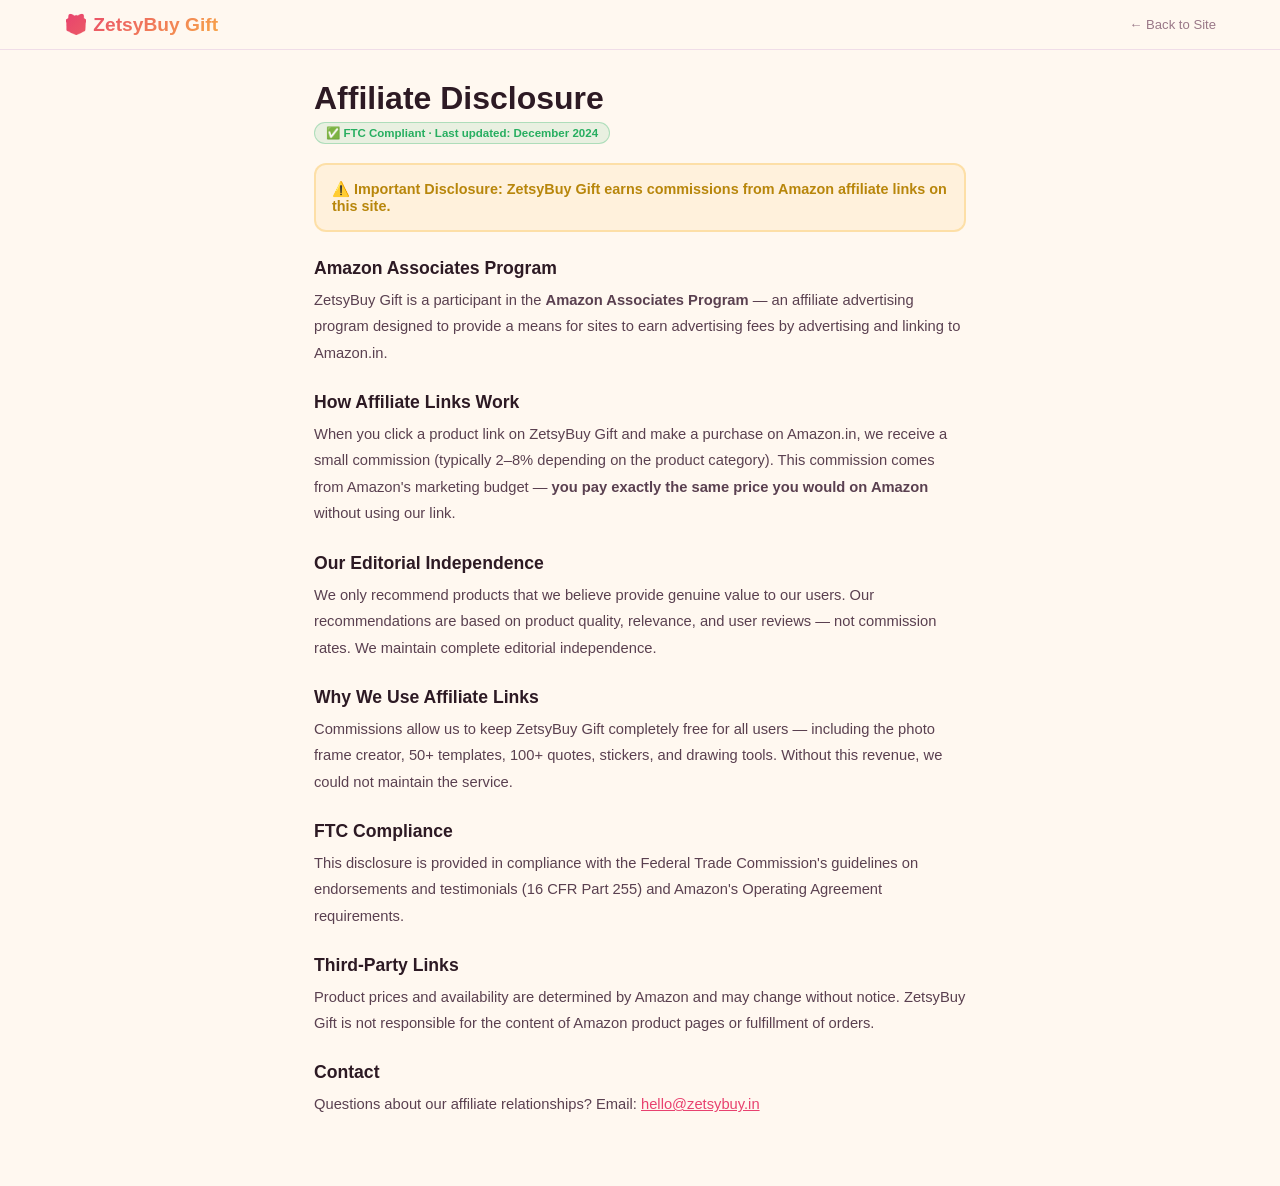
<file: zetsybuy-clean/affiliate.html>
<!DOCTYPE html><html lang="en"><head><meta charset="UTF-8"><meta name="viewport" content="width=device-width,initial-scale=1"><title>Affiliate Disclosure — ZetsyBuy Gift</title>
<style>*{margin:0;padding:0;box-sizing:border-box}body{font-family:'Segoe UI',sans-serif;background:#fff8f0;color:#2d1a24;max-width:780px;margin:0 auto;padding:80px 5% 60px}nav{background:rgba(255,248,240,.97);position:fixed;top:0;left:0;right:0;padding:.8rem 5%;border-bottom:1px solid #f0dde8;display:flex;justify-content:space-between;align-items:center}nav a{text-decoration:none;color:#9a7888;font-size:.82rem}.logo{font-size:1.2rem;font-weight:900;background:linear-gradient(135deg,#e8416f,#f7a548);-webkit-background-clip:text;-webkit-text-fill-color:transparent;background-clip:text}h1{font-size:2rem;font-weight:900;margin-bottom:.3rem}h2{font-size:1.1rem;font-weight:800;margin:1.6rem 0 .5rem}p,li{line-height:1.8;color:#5a4050;font-size:.92rem;margin-bottom:.5rem}a{color:#e8416f}.warn{background:rgba(247,183,49,.1);border:2px solid rgba(247,183,49,.3);border-radius:12px;padding:1rem;margin-bottom:1.3rem;color:#b8860b;font-weight:700;font-size:.9rem}.badge{display:inline-block;background:rgba(39,174,96,.1);color:#27ae60;border:1px solid rgba(39,174,96,.3);padding:.2rem .7rem;border-radius:50px;font-size:.72rem;font-weight:700;margin-bottom:1.2rem}</style></head>
<body><nav><div class="logo">🎁 ZetsyBuy Gift</div><a href="index.html">← Back to Site</a></nav>
<h1>Affiliate Disclosure</h1><span class="badge">✅ FTC Compliant · Last updated: December 2024</span>
<div class="warn">⚠️ Important Disclosure: ZetsyBuy Gift earns commissions from Amazon affiliate links on this site.</div>
<h2>Amazon Associates Program</h2><p>ZetsyBuy Gift is a participant in the <strong>Amazon Associates Program</strong> — an affiliate advertising program designed to provide a means for sites to earn advertising fees by advertising and linking to Amazon.in.</p>
<h2>How Affiliate Links Work</h2><p>When you click a product link on ZetsyBuy Gift and make a purchase on Amazon.in, we receive a small commission (typically 2–8% depending on the product category). This commission comes from Amazon's marketing budget — <strong>you pay exactly the same price you would on Amazon</strong> without using our link.</p>
<h2>Our Editorial Independence</h2><p>We only recommend products that we believe provide genuine value to our users. Our recommendations are based on product quality, relevance, and user reviews — not commission rates. We maintain complete editorial independence.</p>
<h2>Why We Use Affiliate Links</h2><p>Commissions allow us to keep ZetsyBuy Gift completely free for all users — including the photo frame creator, 50+ templates, 100+ quotes, stickers, and drawing tools. Without this revenue, we could not maintain the service.</p>
<h2>FTC Compliance</h2><p>This disclosure is provided in compliance with the Federal Trade Commission's guidelines on endorsements and testimonials (16 CFR Part 255) and Amazon's Operating Agreement requirements.</p>
<h2>Third-Party Links</h2><p>Product prices and availability are determined by Amazon and may change without notice. ZetsyBuy Gift is not responsible for the content of Amazon product pages or fulfillment of orders.</p>
<h2>Contact</h2><p>Questions about our affiliate relationships? Email: <a href="mailto:hello@zetsybuy.in">hello@zetsybuy.in</a></p>
</body></html>
</file>
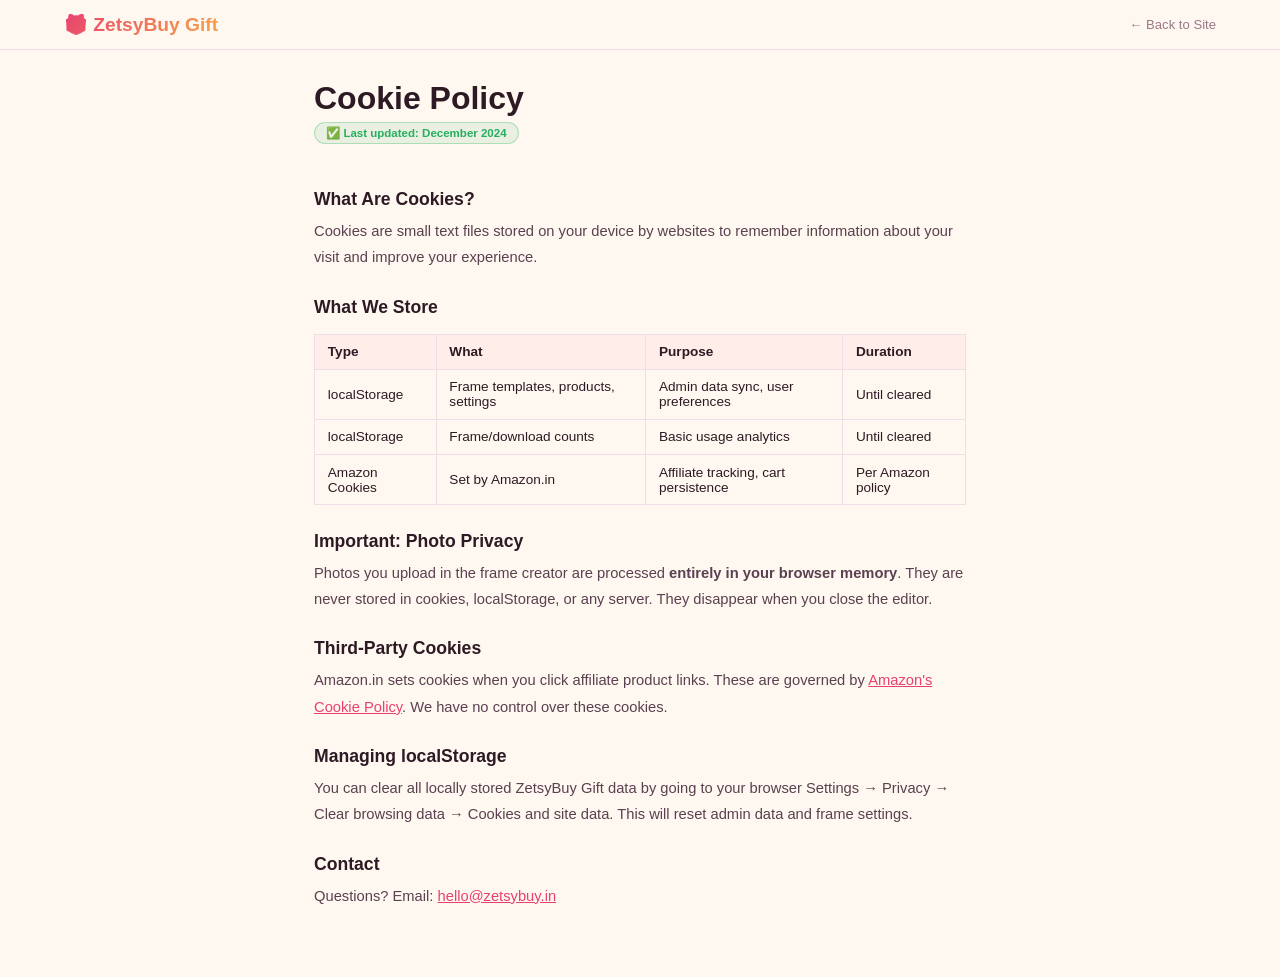
<file: zetsybuy-clean/cookie.html>
<!DOCTYPE html><html lang="en"><head><meta charset="UTF-8"><meta name="viewport" content="width=device-width,initial-scale=1"><title>Cookie Policy — ZetsyBuy Gift</title>
<style>*{margin:0;padding:0;box-sizing:border-box}body{font-family:'Segoe UI',sans-serif;background:#fff8f0;color:#2d1a24;max-width:780px;margin:0 auto;padding:80px 5% 60px}nav{background:rgba(255,248,240,.97);position:fixed;top:0;left:0;right:0;padding:.8rem 5%;border-bottom:1px solid #f0dde8;display:flex;justify-content:space-between;align-items:center}nav a{text-decoration:none;color:#9a7888;font-size:.82rem}.logo{font-size:1.2rem;font-weight:900;background:linear-gradient(135deg,#e8416f,#f7a548);-webkit-background-clip:text;-webkit-text-fill-color:transparent;background-clip:text}h1{font-size:2rem;font-weight:900;margin-bottom:.3rem}h2{font-size:1.1rem;font-weight:800;margin:1.6rem 0 .5rem}p,li{line-height:1.8;color:#5a4050;font-size:.92rem;margin-bottom:.5rem}a{color:#e8416f}table{width:100%;border-collapse:collapse;margin:1rem 0}th,td{padding:.6rem .8rem;border:1px solid #f0dde8;text-align:left;font-size:.85rem}th{background:rgba(232,65,111,.06);font-weight:800}.badge{display:inline-block;background:rgba(39,174,96,.1);color:#27ae60;border:1px solid rgba(39,174,96,.3);padding:.2rem .7rem;border-radius:50px;font-size:.72rem;font-weight:700;margin-bottom:1.2rem}</style></head>
<body><nav><div class="logo">🎁 ZetsyBuy Gift</div><a href="index.html">← Back to Site</a></nav>
<h1>Cookie Policy</h1><span class="badge">✅ Last updated: December 2024</span>
<h2>What Are Cookies?</h2><p>Cookies are small text files stored on your device by websites to remember information about your visit and improve your experience.</p>
<h2>What We Store</h2>
<table><tr><th>Type</th><th>What</th><th>Purpose</th><th>Duration</th></tr>
<tr><td>localStorage</td><td>Frame templates, products, settings</td><td>Admin data sync, user preferences</td><td>Until cleared</td></tr>
<tr><td>localStorage</td><td>Frame/download counts</td><td>Basic usage analytics</td><td>Until cleared</td></tr>
<tr><td>Amazon Cookies</td><td>Set by Amazon.in</td><td>Affiliate tracking, cart persistence</td><td>Per Amazon policy</td></tr></table>
<h2>Important: Photo Privacy</h2><p>Photos you upload in the frame creator are processed <strong>entirely in your browser memory</strong>. They are never stored in cookies, localStorage, or any server. They disappear when you close the editor.</p>
<h2>Third-Party Cookies</h2><p>Amazon.in sets cookies when you click affiliate product links. These are governed by <a href="https://www.amazon.in/gp/help/customer/display.html?nodeId=468496" target="_blank">Amazon's Cookie Policy</a>. We have no control over these cookies.</p>
<h2>Managing localStorage</h2><p>You can clear all locally stored ZetsyBuy Gift data by going to your browser Settings → Privacy → Clear browsing data → Cookies and site data. This will reset admin data and frame settings.</p>
<h2>Contact</h2><p>Questions? Email: <a href="mailto:hello@zetsybuy.in">hello@zetsybuy.in</a></p>
</body></html>
</file>
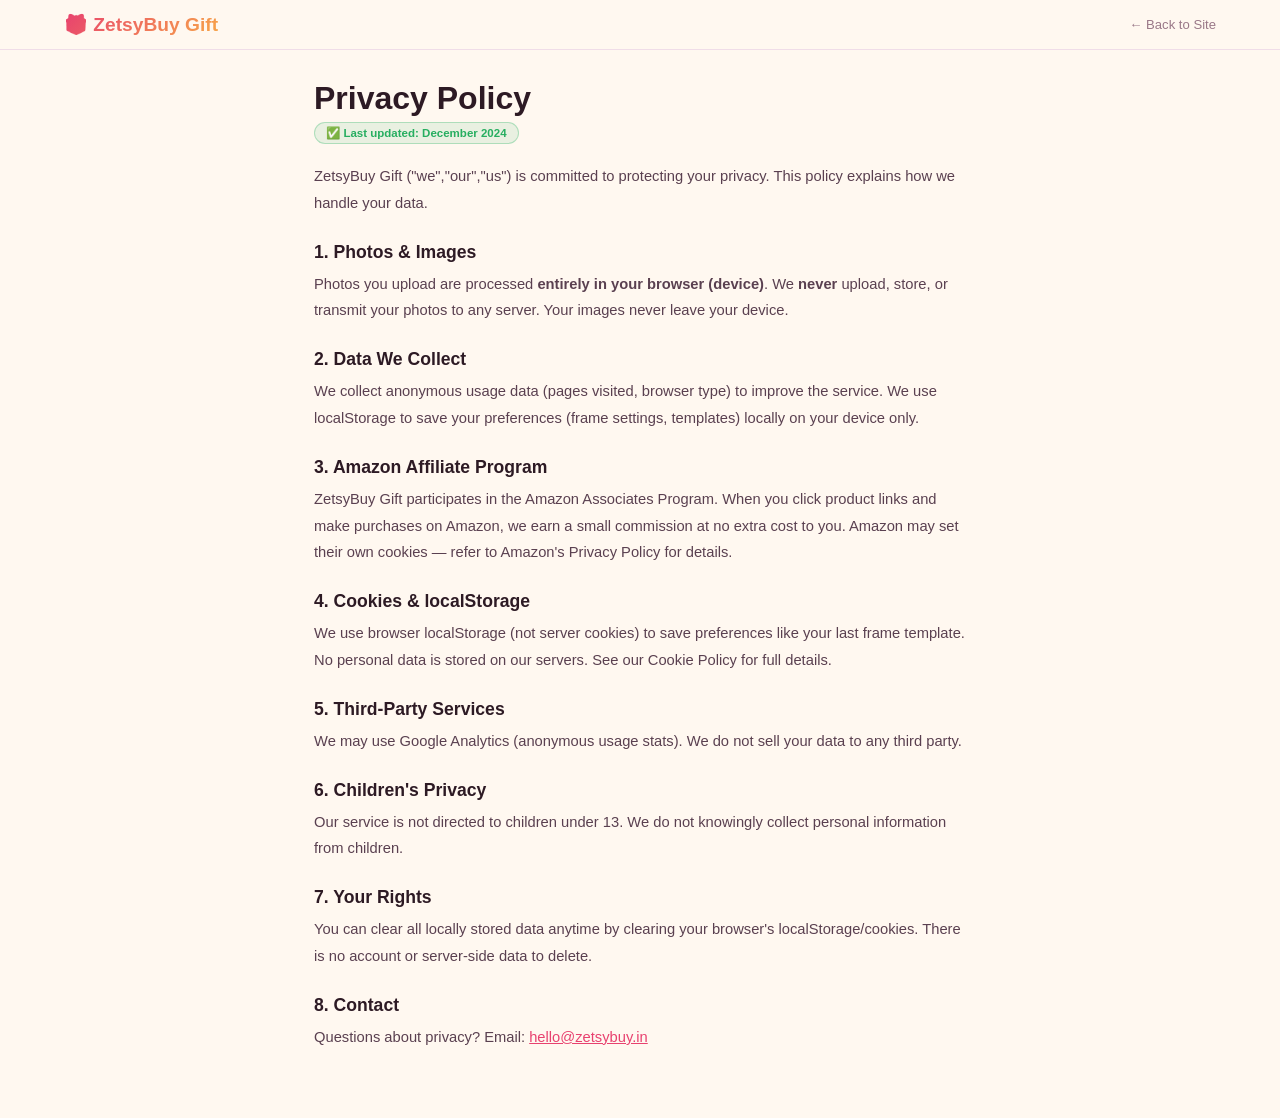
<file: zetsybuy-clean/privacy.html>
<!DOCTYPE html><html lang="en"><head><meta charset="UTF-8"><meta name="viewport" content="width=device-width,initial-scale=1"><title>Privacy Policy — ZetsyBuy Gift</title>
<style>*{margin:0;padding:0;box-sizing:border-box}body{font-family:'Segoe UI',sans-serif;background:#fff8f0;color:#2d1a24;max-width:780px;margin:0 auto;padding:80px 5% 60px}nav{background:rgba(255,248,240,.97);position:fixed;top:0;left:0;right:0;padding:.8rem 5%;border-bottom:1px solid #f0dde8;display:flex;justify-content:space-between;align-items:center}nav a{text-decoration:none;color:#9a7888;font-size:.82rem}.logo{font-size:1.2rem;font-weight:900;background:linear-gradient(135deg,#e8416f,#f7a548);-webkit-background-clip:text;-webkit-text-fill-color:transparent;background-clip:text}h1{font-size:2rem;font-weight:900;margin-bottom:.3rem}h2{font-size:1.1rem;font-weight:800;margin:1.6rem 0 .5rem}p,li{line-height:1.8;color:#5a4050;font-size:.92rem;margin-bottom:.5rem}a{color:#e8416f}.badge{display:inline-block;background:rgba(39,174,96,.1);color:#27ae60;border:1px solid rgba(39,174,96,.3);padding:.2rem .7rem;border-radius:50px;font-size:.72rem;font-weight:700;margin-bottom:1.2rem}</style></head>
<body><nav><div class="logo">🎁 ZetsyBuy Gift</div><a href="index.html">← Back to Site</a></nav>
<h1>Privacy Policy</h1><span class="badge">✅ Last updated: December 2024</span>
<p>ZetsyBuy Gift ("we","our","us") is committed to protecting your privacy. This policy explains how we handle your data.</p>
<h2>1. Photos & Images</h2><p>Photos you upload are processed <strong>entirely in your browser (device)</strong>. We <strong>never</strong> upload, store, or transmit your photos to any server. Your images never leave your device.</p>
<h2>2. Data We Collect</h2><p>We collect anonymous usage data (pages visited, browser type) to improve the service. We use localStorage to save your preferences (frame settings, templates) locally on your device only.</p>
<h2>3. Amazon Affiliate Program</h2><p>ZetsyBuy Gift participates in the Amazon Associates Program. When you click product links and make purchases on Amazon, we earn a small commission at no extra cost to you. Amazon may set their own cookies — refer to Amazon's Privacy Policy for details.</p>
<h2>4. Cookies & localStorage</h2><p>We use browser localStorage (not server cookies) to save preferences like your last frame template. No personal data is stored on our servers. See our Cookie Policy for full details.</p>
<h2>5. Third-Party Services</h2><p>We may use Google Analytics (anonymous usage stats). We do not sell your data to any third party.</p>
<h2>6. Children's Privacy</h2><p>Our service is not directed to children under 13. We do not knowingly collect personal information from children.</p>
<h2>7. Your Rights</h2><p>You can clear all locally stored data anytime by clearing your browser's localStorage/cookies. There is no account or server-side data to delete.</p>
<h2>8. Contact</h2><p>Questions about privacy? Email: <a href="mailto:hello@zetsybuy.in">hello@zetsybuy.in</a></p>
</body></html>
</file>
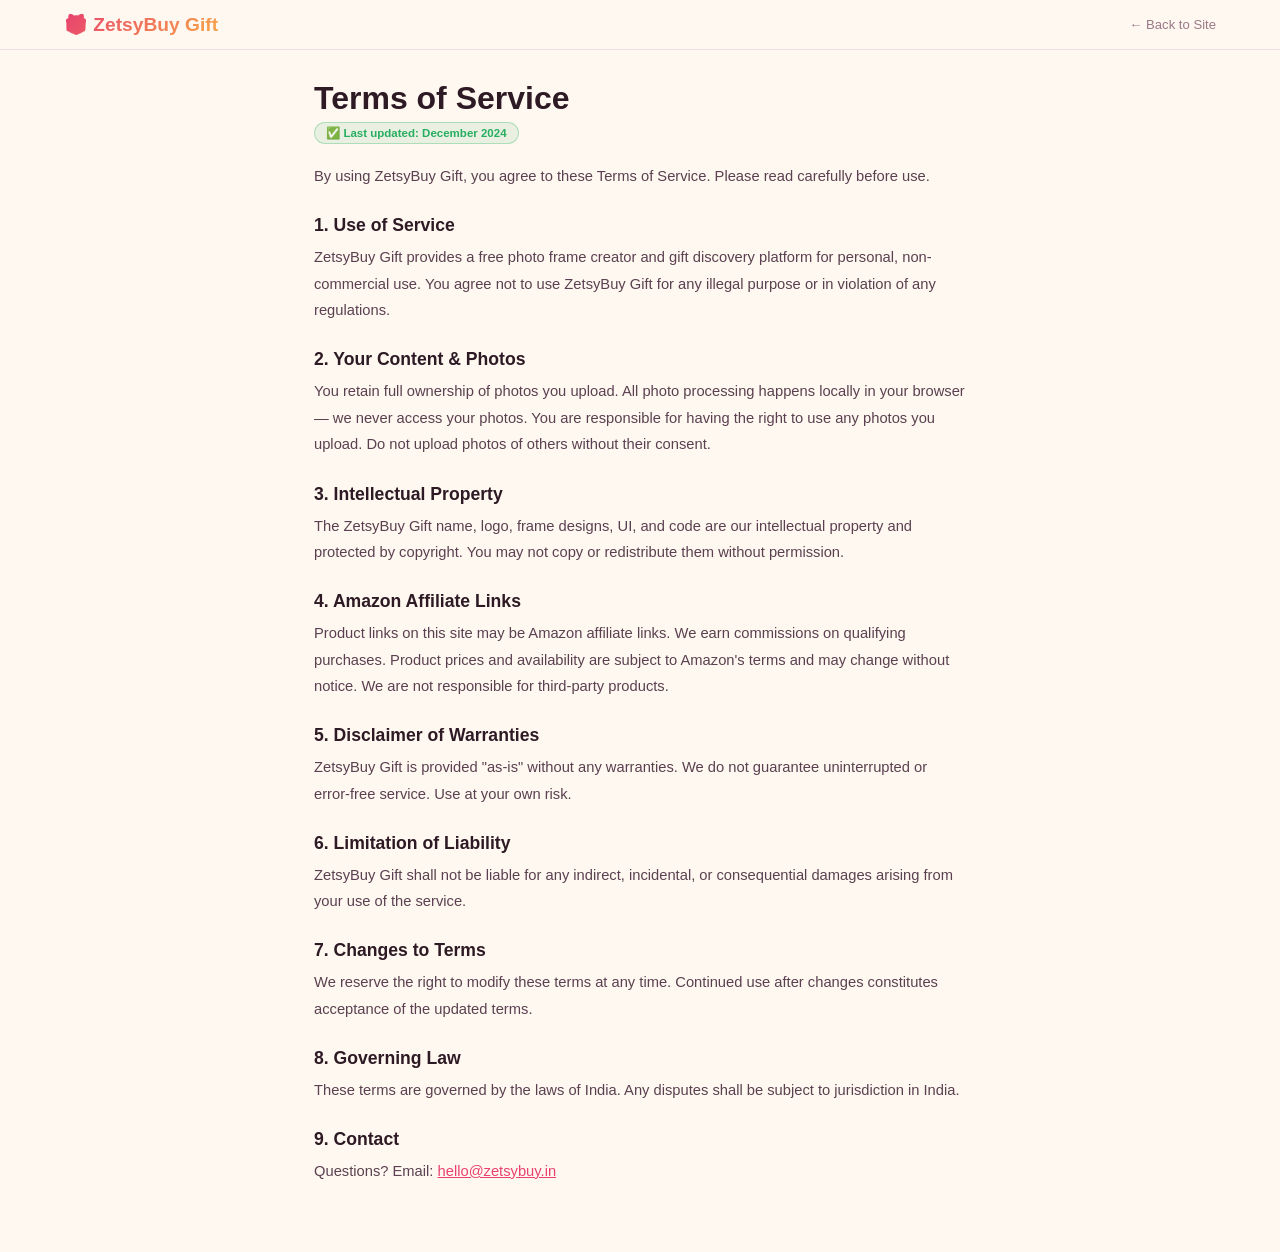
<file: zetsybuy-clean/terms.html>
<!DOCTYPE html><html lang="en"><head><meta charset="UTF-8"><meta name="viewport" content="width=device-width,initial-scale=1"><title>Terms of Service — ZetsyBuy Gift</title>
<style>*{margin:0;padding:0;box-sizing:border-box}body{font-family:'Segoe UI',sans-serif;background:#fff8f0;color:#2d1a24;max-width:780px;margin:0 auto;padding:80px 5% 60px}nav{background:rgba(255,248,240,.97);position:fixed;top:0;left:0;right:0;padding:.8rem 5%;border-bottom:1px solid #f0dde8;display:flex;justify-content:space-between;align-items:center}nav a{text-decoration:none;color:#9a7888;font-size:.82rem}.logo{font-size:1.2rem;font-weight:900;background:linear-gradient(135deg,#e8416f,#f7a548);-webkit-background-clip:text;-webkit-text-fill-color:transparent;background-clip:text}h1{font-size:2rem;font-weight:900;margin-bottom:.3rem}h2{font-size:1.1rem;font-weight:800;margin:1.6rem 0 .5rem}p,li{line-height:1.8;color:#5a4050;font-size:.92rem;margin-bottom:.5rem}a{color:#e8416f}.badge{display:inline-block;background:rgba(39,174,96,.1);color:#27ae60;border:1px solid rgba(39,174,96,.3);padding:.2rem .7rem;border-radius:50px;font-size:.72rem;font-weight:700;margin-bottom:1.2rem}</style></head>
<body><nav><div class="logo">🎁 ZetsyBuy Gift</div><a href="index.html">← Back to Site</a></nav>
<h1>Terms of Service</h1><span class="badge">✅ Last updated: December 2024</span>
<p>By using ZetsyBuy Gift, you agree to these Terms of Service. Please read carefully before use.</p>
<h2>1. Use of Service</h2><p>ZetsyBuy Gift provides a free photo frame creator and gift discovery platform for personal, non-commercial use. You agree not to use ZetsyBuy Gift for any illegal purpose or in violation of any regulations.</p>
<h2>2. Your Content & Photos</h2><p>You retain full ownership of photos you upload. All photo processing happens locally in your browser — we never access your photos. You are responsible for having the right to use any photos you upload. Do not upload photos of others without their consent.</p>
<h2>3. Intellectual Property</h2><p>The ZetsyBuy Gift name, logo, frame designs, UI, and code are our intellectual property and protected by copyright. You may not copy or redistribute them without permission.</p>
<h2>4. Amazon Affiliate Links</h2><p>Product links on this site may be Amazon affiliate links. We earn commissions on qualifying purchases. Product prices and availability are subject to Amazon's terms and may change without notice. We are not responsible for third-party products.</p>
<h2>5. Disclaimer of Warranties</h2><p>ZetsyBuy Gift is provided "as-is" without any warranties. We do not guarantee uninterrupted or error-free service. Use at your own risk.</p>
<h2>6. Limitation of Liability</h2><p>ZetsyBuy Gift shall not be liable for any indirect, incidental, or consequential damages arising from your use of the service.</p>
<h2>7. Changes to Terms</h2><p>We reserve the right to modify these terms at any time. Continued use after changes constitutes acceptance of the updated terms.</p>
<h2>8. Governing Law</h2><p>These terms are governed by the laws of India. Any disputes shall be subject to jurisdiction in India.</p>
<h2>9. Contact</h2><p>Questions? Email: <a href="mailto:hello@zetsybuy.in">hello@zetsybuy.in</a></p>
</body></html>
</file>
